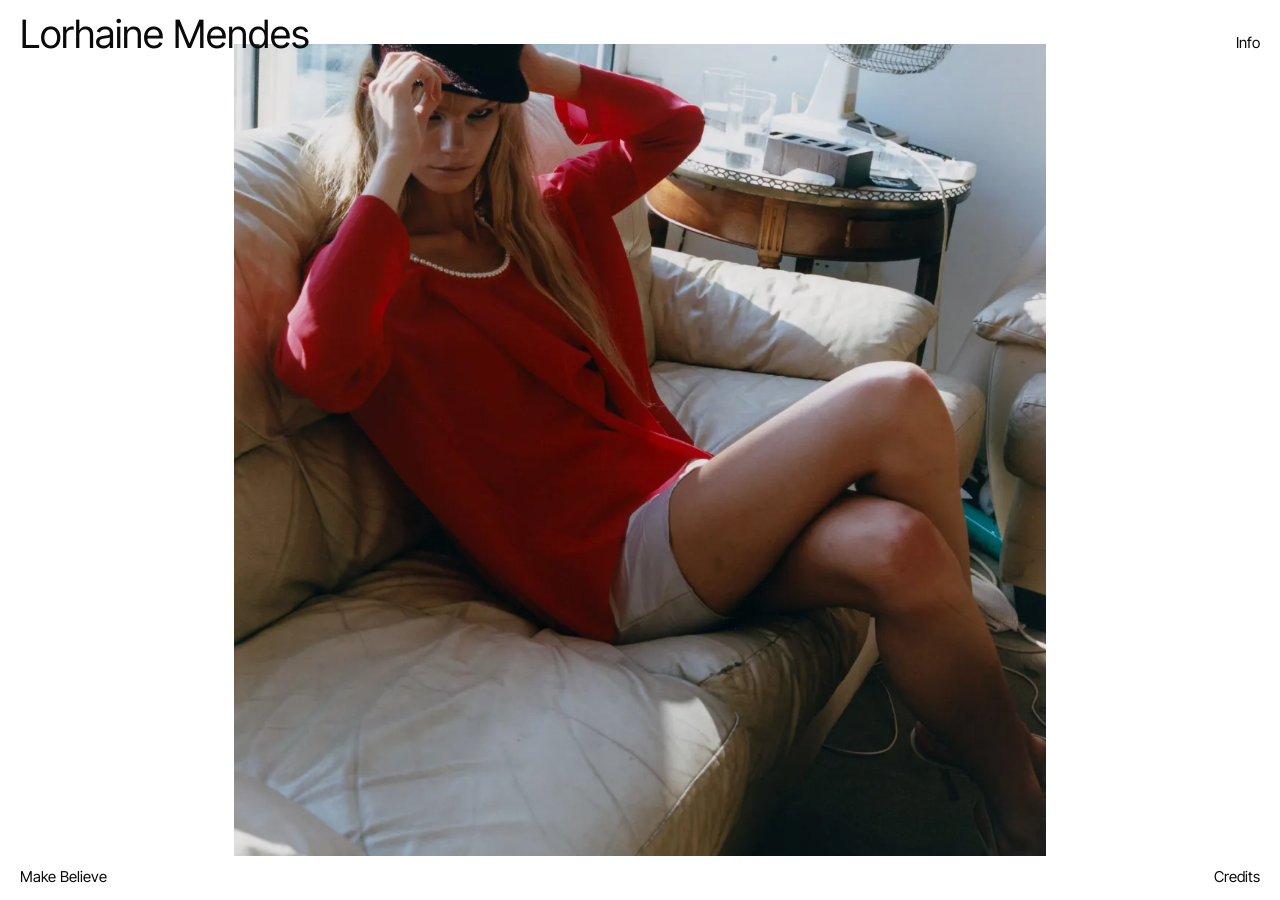
<file: index.html>
<!doctype html>
<html lang="en">
<head>
<meta charset="utf-8">
<meta name="viewport" content="width=device-width, initial-scale=1, viewport-fit=cover">
<title>Lorhaine Mendes</title>
<meta name="robots" content="noindex">
<meta name="description" content="Lorhaine Mendes — fashion stylist.">
<link rel="preload" href="assets/fonts/inter-tight-latin-400-normal.woff2" as="font" type="font/woff2" crossorigin>
<link rel="preload" href="assets/fonts/bodoni-moda-latin-400-normal.woff2" as="font" type="font/woff2" crossorigin>
<link rel="stylesheet" href="assets/style.css?v=31">
</head>
<body>
<div class="stage">
  <img class="bg" alt="" aria-hidden="true">
  <video class="uv" muted loop playsinline preload="auto" aria-hidden="true"></video>
  <div class="bigname" aria-hidden="true"><div class="run"><span>Lorhaine Mendes</span><span>Lorhaine Mendes</span><span>Lorhaine Mendes</span></div></div>
  <img class="fg" alt="">
  <video class="fgv" muted loop playsinline autoplay preload="auto" aria-hidden="true"></video>
</div>

<div class="zones"><i data-a="prev"></i><i data-a="next"></i></div>

<header class="ui top">
  <a href="#/" class="home">Lorhaine Mendes</a>
  <a href="#/info">Info</a>
</header>
<footer class="ui bot">
  <button class="ptitle" data-go="credits"></button>
  <button data-go="credits">Credits</button>
</footer>

<section class="layer credits" hidden></section>
<section class="layer info" hidden></section>

<div class="cursor" aria-hidden="true"></div>
<script src="assets/app.js?v=33" type="module"></script>
</body>
</html>
</file>
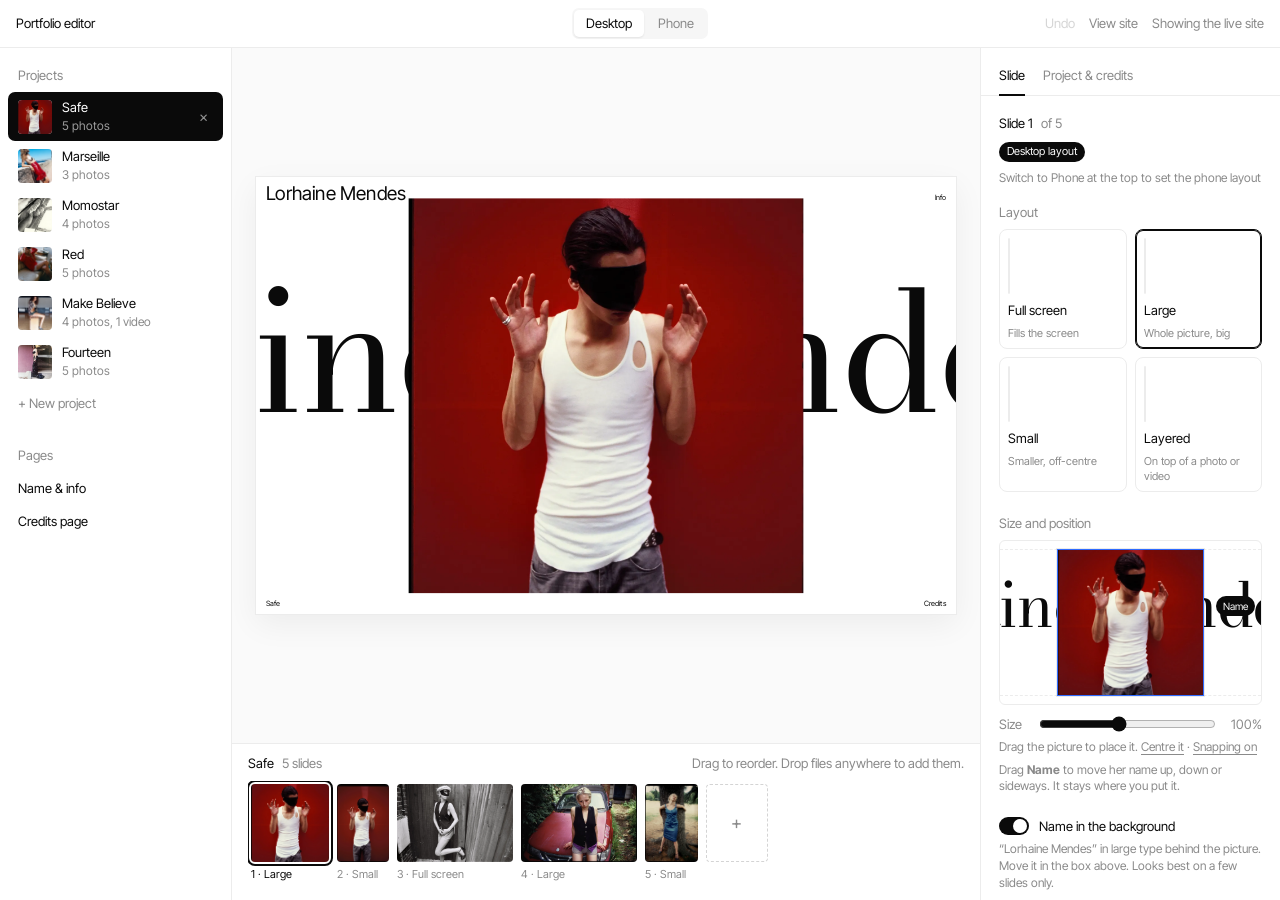
<file: admin/index.html>
<!doctype html>
<html lang="en">
<head>
<meta charset="utf-8">
<meta name="viewport" content="width=device-width, initial-scale=1, viewport-fit=cover">
<meta name="robots" content="noindex, nofollow">
<title>Portfolio editor</title>
<link rel="stylesheet" href="studio.css?v=14">
</head>
<body>
<header class="top">
  <a class="brand" href="../" target="_blank" rel="noopener" title="Open the website">Portfolio editor</a>
  <div class="device"><button data-dev="desk" class="on">Desktop</button><button data-dev="phone">Phone</button></div>
  <div class="right">
    <button class="tbtn undo" title="Undo (⌘Z)" disabled>Undo</button>
    <a class="tbtn" href="../" target="_blank" rel="noopener">View site</a>
    <span class="state"></span><button class="tbtn discard" hidden>Reset</button>
  </div>
</header>

<div class="app">
  <nav class="side">
    <div class="sh">Projects</div>
    <div class="plist"></div>
    <button class="addp">+ New project</button>
    <div class="sh pages">Pages</div>
    <button class="pg" data-page="info">Name &amp; info</button>
    <button class="pg" data-page="credits">Credits page</button>
  </nav>

  <section class="stage">
    <div class="canvas"><div class="frame"><div class="scaler"><iframe title="Preview"></iframe><iframe title="Preview" class="back" aria-hidden="true"></iframe></div></div></div>
    <div class="strip">
      <div class="striphead"><span class="sl"></span><span class="sp"></span><span class="tip">Drag to reorder. Drop files anywhere to add them.</span></div>
      <div class="slides"></div>
    </div>
    <div class="dropcover"><div>Drop to add to <b class="dpn"></b></div></div>
  </section>

  <aside class="panel"></aside>
</div>

<input class="bgpick" type="file" accept="image/jpeg,image/png,image/webp,video/mp4,video/quicktime,video/webm" hidden>
<input class="filepick" type="file" accept="image/jpeg,image/png,image/webp,video/mp4,video/quicktime,video/webm" multiple hidden>
<script src="studio.js?v=16" type="module"></script>
</body>
</html>
</file>
<file: assets/style.css>
@font-face{font-family:"Bodoni Moda";src:url(fonts/bodoni-moda-latin-400-normal.woff2) format("woff2");font-weight:400;font-display:swap}
@font-face{font-family:"Bodoni Moda";src:url(fonts/bodoni-moda-latin-700-normal.woff2) format("woff2");font-weight:700;font-display:swap}
@font-face{font-family:"Tinos";src:url(fonts/tinos-latin-400-normal.woff2) format("woff2");font-weight:400;font-style:normal;font-display:swap}
@font-face{font-family:"Tinos";src:url(fonts/tinos-latin-400-italic.woff2) format("woff2");font-weight:400;font-style:italic;font-display:swap}
@font-face{font-family:"Inter Tight";src:url(fonts/inter-tight-latin-400-normal.woff2) format("woff2");font-weight:400;font-style:normal;font-display:swap}
@font-face{font-family:"Inter Tight";src:url(fonts/inter-tight-latin-700-normal.woff2) format("woff2");font-weight:700;font-style:normal;font-display:swap}
@font-face{font-family:"IBM Plex Mono";src:url(fonts/ibm-plex-mono-latin-400-normal.woff2) format("woff2");font-weight:400;font-display:swap}
@font-face{font-family:"IBM Plex Mono";src:url(fonts/ibm-plex-mono-latin-700-normal.woff2) format("woff2");font-weight:700;font-display:swap}
@font-face{font-family:"Tinos";src:url(fonts/tinos-latin-700-normal.woff2) format("woff2");font-weight:700;font-display:swap}
@font-face{font-family:"Inter Tight";src:url(fonts/inter-tight-latin-400-italic.woff2) format("woff2");font-weight:400;font-style:italic;font-display:swap}

@font-face{font-family:"Instrument Serif";src:url(fonts/instrument-serif-latin-400-normal.woff2) format("woff2");font-weight:400;font-display:swap}

/* small type: Climax-style grotesk; her name: Bodoni */
:root{--ink:#0a0a0a;--paper:#fff;--pink:#ff78c8;--pad:20px;
  --ui:"Inter Tight","Helvetica Neue",Helvetica,Arial,sans-serif; --big:"Bodoni Moda","Didot","Bodoni 72",serif;
  --ui-case:none; --ui-track:0; --big-case:none; --big-track:-.02em;
  --accent:var(--ink); --credits-bg:var(--paper); --credits-ink:var(--ink)}

*{box-sizing:border-box;margin:0;padding:0}
html,body{height:100%;background:var(--paper);color:var(--ink);overflow:hidden}
body{font-family:var(--ui);font-weight:400;font-size:15px;line-height:1.3;-webkit-font-smoothing:antialiased}
a{color:inherit;text-decoration:none}
button,input,textarea{font:inherit;color:inherit;background:none;border:0;border-radius:0;cursor:pointer;text-align:left;text-transform:inherit;letter-spacing:inherit}
h1,h2,h3,b,strong{font-weight:400;font-size:inherit}
ul{list-style:none}

/* stage — hard cuts only */
.stage{position:fixed;inset:0;background:var(--paper)}
.stage img,.stage video{position:absolute;user-select:none;-webkit-user-drag:none}
.bg,.uv{inset:0;width:100%;height:100%;object-fit:cover;display:none}
.stage.ilayer .bg{display:block}
.stage.ulayer .uv{display:block}
.fg,.fgv{left:0;top:0}
.fgv{display:none;object-fit:cover;background:#000}
.stage.isvid .fgv{display:block}
.stage.isvid .fg{display:none}

/* her name: one still line, a different slice of an endless band on each slide */
.bigname{position:absolute;left:0;right:0;top:var(--ny,30vh);overflow:hidden;pointer-events:none;color:var(--ink);visibility:hidden}
.bigname.on{visibility:visible}
.bigname .run{display:flex;width:max-content;transform:translateX(var(--nx,0))}
.bigname span{font-family:var(--big);font-weight:400;font-size:var(--nf,38vh);line-height:1;letter-spacing:var(--big-track);text-transform:var(--big-case);white-space:nowrap;padding-right:.35em}

.zones{position:fixed;inset:0;display:grid;grid-template-columns:1fr 1fr;z-index:5}
.zones i{display:block;cursor:none}

/* small type: black on white, white over dark */
.ui{position:fixed;left:var(--pad);right:var(--pad);z-index:10;display:flex;justify-content:space-between;align-items:flex-end;color:var(--ink);text-transform:var(--ui-case);letter-spacing:var(--ui-track)}
.dark .ui{color:#fff;text-shadow:0 0 14px rgba(0,0,0,.18)}
.ui.top{top:14px;align-items:baseline}
/* the name in the corner (style set in the editor) */
.home{font-family:var(--head-font,inherit);font-weight:var(--head-weight,400);font-size:var(--head-size,inherit);line-height:1;letter-spacing:0}.ui.bot{bottom:14px}
.ui a:hover,.ui button:hover{color:var(--accent)}
.dark .ui a:hover,.dark .ui button:hover{color:#fff;font-style:italic}

.cursor{position:fixed;left:0;top:0;z-index:100;pointer-events:none;color:var(--ink);font-size:16px;white-space:nowrap;display:none;text-transform:var(--ui-case);letter-spacing:var(--ui-track)}
.cursor.on{display:block}
.cursor.light{color:#fff}

/* overlays */
.layer{position:fixed;inset:0;z-index:20;background:var(--paper);overflow:hidden;text-transform:var(--ui-case);letter-spacing:var(--ui-track)}
.layer[hidden]{display:none}
.layer .home{position:fixed;left:var(--pad);top:14px}
.layer .close{position:fixed;right:var(--pad);top:14px;z-index:2}
.layer a:hover,.layer button:hover{color:var(--accent)}

/* credits: white, big pictures — three layouts */
.credits{background:#fff;color:var(--ink)}
.credits a:hover,.credits button:hover{color:inherit;font-style:italic}
.credits .home,.credits .close{z-index:3;background:#fff;padding:0 2px}
.credits .media img,.credits .media video{display:block;cursor:pointer;background:#f3f3f3;vertical-align:top}
.credits .meta h2{margin-bottom:8px}
.credits dl{display:grid;grid-template-columns:auto 1fr;column-gap:16px;row-gap:1px}
.credits dt{font-style:italic}
/* credits text, two-font version: bold grotesk table (role left, name right) + mono notes */
.credits .notes{margin-top:10px}
.t-dual .meta{display:grid;grid-template-columns:minmax(0,1.15fr) minmax(0,1fr);column-gap:7%;row-gap:18px;align-items:start;text-transform:none;letter-spacing:0}
.t-dual dl{display:grid;grid-template-columns:auto 1fr;column-gap:24px;row-gap:3px;font-family:"Inter Tight","Helvetica Neue",Helvetica,Arial,sans-serif;font-weight:700;font-size:13px;line-height:1.25}
.t-dual dt{font-style:normal;text-transform:uppercase}
.t-dual dd{text-align:right}
.t-dual .mono{font-family:"IBM Plex Mono",ui-monospace,Menlo,monospace;font-size:12.5px;line-height:1.35;text-transform:uppercase;letter-spacing:.02em;display:flex;flex-direction:column;gap:14px}
.l-strip.t-dual .meta{display:grid;max-width:1100px}
.l-stack.t-dual .meta{grid-template-columns:1fr;padding-right:24px}
.l-grid.t-dual .meta{max-width:900px}
/* strip: one row of tall pictures, scroll sideways */
.l-strip{display:flex;flex-direction:column;justify-content:flex-end;gap:16px;padding:52px 0 16px}
.l-strip .media{display:flex;gap:0;overflow-x:auto;padding:0;height:calc(100vh - 150px);scrollbar-width:none}
.l-strip .media::-webkit-scrollbar{display:none}
.l-strip .media img,.l-strip .media video{height:100%;width:auto;flex:none}
.l-strip .meta{padding:0 var(--pad);display:flex;gap:48px;align-items:baseline}
.l-strip .meta h2{margin:0;min-width:140px}
/* stack: credits sit still on the left, the pictures run down the right, each nearly a screen tall */
.l-stack{overflow-y:auto;display:grid;grid-template-columns:minmax(220px,30vw) 1fr;padding:0 var(--pad)}
.l-stack .meta{position:sticky;top:0;align-self:start;padding-top:calc(50vh - 40px)}
.l-stack .media{display:flex;flex-direction:column;align-items:center;gap:0;padding:52px 0 52px}
.l-stack .media img,.l-stack .media video{max-height:calc(100vh - 104px);max-width:100%;width:auto;height:auto}
/* grid: two big columns, the whole picture, scroll down */
.l-grid{overflow-y:auto;padding:52px var(--pad) 40px}
.l-grid .meta{margin:0 0 22px;max-width:520px}
.l-grid .media{display:grid;grid-template-columns:1fr 1fr;gap:0;align-items:start}
.l-grid .media img,.l-grid .media video{width:100%;height:auto}

/* info: one narrow column, very little */
.info{display:flex;align-items:center;justify-content:center;padding:0 var(--pad)}
.info .col{width:min(300px,100%);display:flex;flex-direction:column;gap:2px}
.info .col>p a,.info .col>p span{text-decoration:underline;text-decoration-thickness:1px;text-underline-offset:3px}
.info form{display:block;width:100%}
.info .links{display:flex;gap:18px;margin-top:22px}
.info .links a:hover{font-style:italic}
input,textarea{cursor:text;font:inherit;border:0;padding:0;outline:none;width:100%;background:none;caret-color:var(--accent);line-height:1.3}
input::placeholder,textarea::placeholder{color:var(--ink);opacity:.3}
textarea{resize:none;display:block;overflow:hidden}
.info .row{display:flex;gap:12px;align-items:baseline}
.info .row input{flex:1}
.info .send,.info .join{flex:none}
.info .send:hover,.info .join:hover,.info .nlink:hover{font-style:italic;color:var(--accent)}
.note{min-height:1.3em;font-style:italic}
.info .news{margin-top:44px;display:flex;gap:12px;align-items:baseline}
.info [hidden]{display:none}

@media (max-width:760px){
  :root{--pad:14px}
  .zones i{cursor:auto}
  .cursor{display:none!important}
  .l-strip{justify-content:center}
  .l-strip .media{height:62vh}
  .l-strip .meta{flex-direction:column;gap:8px}
  .l-stack{grid-template-columns:1fr;padding:52px var(--pad) 40px}
  .l-stack .meta{position:static;padding:0 0 20px}
  .l-stack .media{padding:0}
  .l-stack .media img,.l-stack .media video{width:100%;max-height:none}
  .t-dual .meta{grid-template-columns:1fr}
}
</file>
<file: admin/studio.css>
@font-face{font-family:"IBM Plex Mono";src:url(../assets/fonts/ibm-plex-mono-latin-400-normal.woff2) format("woff2");font-weight:400;font-display:swap}
@font-face{font-family:"IBM Plex Mono";src:url(../assets/fonts/ibm-plex-mono-latin-700-normal.woff2) format("woff2");font-weight:700;font-display:swap}
@font-face{font-family:"Tinos";src:url(../assets/fonts/tinos-latin-400-normal.woff2) format("woff2");font-weight:400;font-display:swap}
@font-face{font-family:"Tinos";src:url(../assets/fonts/tinos-latin-700-normal.woff2) format("woff2");font-weight:700;font-display:swap}
@font-face{font-family:"Inter Tight";src:url(../assets/fonts/inter-tight-latin-700-normal.woff2) format("woff2");font-weight:700;font-display:swap}
@font-face{font-family:"Bodoni Moda";src:url(../assets/fonts/bodoni-moda-latin-400-normal.woff2) format("woff2");font-weight:400;font-display:swap}
@font-face{font-family:"Bodoni Moda";src:url(../assets/fonts/bodoni-moda-latin-700-normal.woff2) format("woff2");font-weight:700;font-display:swap}
@font-face{font-family:"Inter Tight";src:url(../assets/fonts/inter-tight-latin-400-normal.woff2) format("woff2");font-weight:400 600;font-display:swap}
@font-face{font-family:"Inter Tight";src:url(../assets/fonts/inter-tight-latin-400-italic.woff2) format("woff2");font-weight:400;font-style:italic;font-display:swap}
:root{--ink:#0a0a0a;--mute:#8a8a8a;--line:#ececec;--hover:#f6f6f6;--sel:#0a0a0a;--canvas:#fafafa}
*{box-sizing:border-box;margin:0;padding:0}
html,body{height:100%;background:#fff;color:var(--ink);overflow:hidden}
body{font:13px/1.4 "Inter Tight",-apple-system,Helvetica,Arial,sans-serif;-webkit-font-smoothing:antialiased}
button,input,textarea{font:inherit;color:inherit;background:none;border:0;border-radius:0;outline:none}
button{cursor:pointer;text-align:left}
a{color:inherit;text-decoration:none}
[hidden]{display:none!important}

/* top bar */
.top{height:48px;display:grid;grid-template-columns:1fr auto 1fr;align-items:center;padding:0 16px;border-bottom:1px solid var(--line)}
.brand{font-weight:500}
.device{display:flex;gap:2px;background:var(--hover);padding:2px;border-radius:7px}
.device button{padding:4px 12px;border-radius:5px;color:var(--mute)}
.device button.on{background:#fff;color:var(--ink);box-shadow:0 1px 2px rgba(0,0,0,.08)}
.right{display:flex;gap:14px;align-items:center;justify-content:flex-end}
.tbtn{color:var(--mute)}.tbtn:hover{color:var(--ink)}.tbtn:disabled{opacity:.35;cursor:default}
.state{color:var(--mute)}
.state.dirty{color:var(--ink)}
.state.dirty:before{content:"";display:inline-block;width:5px;height:5px;border-radius:50%;background:var(--ink);margin-right:7px;vertical-align:2px}
.pub{background:var(--ink);color:#fff;padding:6px 14px;border-radius:6px}
.pub:disabled{background:#d6d6d6;cursor:default}

.app{height:calc(100% - 48px);display:grid;grid-template-columns:232px minmax(0,1fr) 300px}

/* left: projects + pages */
.side{border-right:1px solid var(--line);overflow-y:auto;padding:14px 8px 20px;display:flex;flex-direction:column}
.sh{color:var(--mute);padding:4px 10px 8px}
.sh.pages{margin-top:22px}
.prow{display:flex;gap:10px;align-items:center;padding:6px 10px;border-radius:7px;cursor:pointer;user-select:none}
.prow:hover{background:var(--hover)}
.prow.on{background:var(--ink);color:#fff}
.prow.on .c{color:rgba(255,255,255,.6)}
.prow img{width:34px;height:34px;object-fit:cover;border-radius:4px;background:#eee;flex:none}
.prow .t{min-width:0;flex:1}
.prow .t b{display:block;font-weight:400;white-space:nowrap;overflow:hidden;text-overflow:ellipsis}
.prow .c{color:var(--mute);font-size:12px}
.prow.drag{opacity:.4}
.prow.over{box-shadow:inset 0 2px 0 var(--ink)}
.addp{color:var(--mute);padding:8px 10px}
.addp:hover{color:var(--ink)}
.pg{padding:7px 10px;border-radius:7px}
.pg:hover{background:var(--hover)}
.pg.on{background:var(--ink);color:#fff}

/* centre: live slide + slide strip */
.stage{position:relative;display:flex;flex-direction:column;min-width:0;background:var(--canvas)}
.canvas{flex:1;min-height:0;display:flex;align-items:center;justify-content:center;padding:24px}
.frame{position:relative;overflow:hidden;background:#fff;box-shadow:0 0 0 1px var(--line),0 10px 30px rgba(0,0,0,.06)}
.frame.phone{border-radius:22px;box-shadow:0 0 0 7px #0a0a0a,0 14px 34px rgba(0,0,0,.14)}
.scaler{position:absolute;left:0;top:0;transform-origin:0 0}
.scaler iframe{border:0;display:block;background:#fff;position:absolute;left:0;top:0}
.scaler iframe.back{visibility:hidden;pointer-events:none}
.strip{border-top:1px solid var(--line);background:#fff;padding:10px 16px 14px}
.striphead{display:flex;align-items:baseline;margin-bottom:8px}
.striphead .sl{font-weight:500}
.striphead .sl em{font-style:normal;color:var(--mute);margin-left:8px;font-weight:400}
.striphead .sp{flex:1}
.striphead .tip{color:var(--mute)}
.slides{display:flex;gap:8px;overflow-x:auto;padding:3px 3px 4px;min-height:104px}
.sld{flex:none;display:flex;flex-direction:column;gap:5px;cursor:pointer;user-select:none}
.sld .im{height:78px;border-radius:4px;overflow:hidden;position:relative;outline:2px solid transparent;outline-offset:2px;background:#eee}
.sld .im img{height:100%;width:auto;display:block}
.sld.on .im{outline-color:var(--ink)}
.sld .im .v{position:absolute;left:4px;bottom:4px;color:var(--ink);background:rgba(255,255,255,.92);font-size:10px;line-height:1;padding:3px 5px;border-radius:3px}
.sld .cap{font-size:11px;color:var(--mute);white-space:nowrap}
.sld.on .cap{color:var(--ink)}
.sld.drag{opacity:.35}
.sld.over .im{box-shadow:-6px 0 0 -2px var(--ink)}
.addsl{flex:none;width:62px;height:78px;border:1px dashed #d4d4d4;border-radius:4px;display:flex;align-items:center;justify-content:center;color:var(--mute);font-size:18px;text-align:center}
.addsl:hover{border-color:var(--ink);color:var(--ink)}
.upl{flex:none;width:62px;height:78px;border-radius:4px;background:var(--hover);display:flex;align-items:center;justify-content:center;color:var(--mute);font-size:11px;text-align:center}
.dropcover{position:absolute;inset:0;background:rgba(255,255,255,.88);display:none;align-items:center;justify-content:center;font-size:15px;border:2px dashed var(--ink);z-index:5}
.stage.dropping .dropcover{display:flex}

/* right: settings for what is selected */
.panel{border-left:1px solid var(--line);overflow-y:auto;padding:16px 18px 30px}
.tabs{display:flex;gap:18px;border-bottom:1px solid var(--line);margin:-4px -18px 18px;padding:0 18px}
.tabs button{padding:6px 0 10px;color:var(--mute);border-bottom:2px solid transparent;margin-bottom:-1px}
.tabs button.on{color:var(--ink);border-bottom-color:var(--ink)}
.ph{display:flex;align-items:baseline;margin-bottom:14px}
.ph b{font-weight:600}
.ph span{color:var(--mute);margin-left:8px}
.sec{margin-bottom:22px}
.lab{color:var(--mute);margin-bottom:8px;display:block}
.help{color:var(--mute);font-size:12px;margin-top:6px}
.lays{display:grid;grid-template-columns:1fr 1fr;gap:8px}
.lay{border:1px solid var(--line);border-radius:8px;padding:8px;display:flex;flex-direction:column;gap:7px}
.lay:hover{border-color:#cfcfcf}
.lay.on{border-color:var(--ink);box-shadow:inset 0 0 0 1px var(--ink)}
.lay b{font-weight:400}
.lay .d{font-size:11px;color:var(--mute);line-height:1.3}
.art{height:56px;border-radius:4px;background:#fff;border:1px solid var(--line);position:relative;overflow:hidden}
.art i{position:absolute;background:#c4c4c4}
.art.cover i{inset:0}
.art.full i{left:36%;right:36%;top:6px;bottom:6px}
.art.small i{left:24%;width:20%;top:14px;bottom:14px}
.art.layer{background:#dcdcdc}.art.layer i{left:38%;right:38%;top:12px;bottom:12px;background:#7a7a7a}
.art.strip i{top:9px;bottom:16px;width:28%}.art.strip i:nth-child(1){left:5%}.art.strip i:nth-child(2){left:36%}.art.strip i:nth-child(3){left:67%}
.art.stack i{left:46%;width:30%;top:6px;bottom:6px}
.art.grid i{width:42%;height:17px}.art.grid i:nth-child(1){left:5%;top:15px}.art.grid i:nth-child(2){left:53%;top:15px}.art.grid i:nth-child(3){left:5%;top:35px}.art.grid i:nth-child(4){left:53%;top:35px}
.art u{position:absolute;background:var(--ink);height:3px}
.art.strip u{left:5%;bottom:7px;width:24%}.art.stack u{left:8%;top:26px;width:26%}.art.grid u{left:5%;top:6px;width:24%}
.seg{display:flex;background:var(--hover);padding:2px;border-radius:7px}
.seg button{flex:1;text-align:center;padding:5px 0;border-radius:5px;color:var(--mute)}
.seg button.on{background:#fff;color:var(--ink);box-shadow:0 1px 2px rgba(0,0,0,.08)}
.unders{display:flex;gap:6px;flex-wrap:wrap}
.unders button img{height:48px;width:auto;border-radius:3px;display:block;outline:2px solid transparent;outline-offset:2px}
.unders button.on img{outline-color:var(--ink)}
.sw{display:flex;align-items:center;gap:10px;width:100%}
.sw i{width:30px;height:18px;border-radius:9px;background:#dcdcdc;position:relative;flex:none;transition:background .15s}
.sw i:after{content:"";position:absolute;left:2px;top:2px;width:14px;height:14px;border-radius:50%;background:#fff;transition:left .15s}
.sw.on i{background:var(--ink)}
.sw.on i:after{left:14px}
.sw:disabled{opacity:.4;cursor:default}
.in{display:block;width:100%;padding:8px 10px;border:1px solid var(--line);border-radius:6px;background:#fff}
.in:focus{border-color:var(--ink)}
textarea.in{resize:vertical;min-height:84px}
.field{margin-bottom:12px}
.cred{display:grid;grid-template-columns:1fr 1.25fr 22px;gap:6px;margin-bottom:6px;align-items:center}
.cred .x{color:var(--mute);text-align:center;font-size:15px}
.cred .x:hover{color:var(--ink)}
.addc{color:var(--mute);margin-top:4px}
.addc:hover{color:var(--ink)}
.danger{color:#c92a2a;margin-top:6px}
.danger:hover{text-decoration:underline}
.empty{color:var(--mute);line-height:1.5}
.note{background:#fff8eb;color:#9a5b00;border-radius:6px;padding:8px 10px;font-size:12px;margin-bottom:14px}

dialog{margin:auto;border:0;border-radius:12px;padding:22px;width:min(380px,92vw);box-shadow:0 24px 60px rgba(0,0,0,.18)}
dialog::backdrop{background:rgba(0,0,0,.18)}
dialog h2{font-size:15px;font-weight:600;margin-bottom:6px}
dialog p{color:var(--mute);margin-bottom:14px}
dialog input{width:100%;padding:8px 10px;border:1px solid var(--line);border-radius:6px;display:block}
dialog .err{color:#c92a2a;margin:8px 0 0;min-height:1em;font-size:12px}
.drow{display:flex;justify-content:flex-end;gap:14px;margin-top:16px;align-items:center}
.toast{width:max-content;max-width:calc(100vw - 32px);position:fixed;left:50%;bottom:22px;transform:translate(-50%,8px);opacity:0;transition:opacity .18s,transform .18s;background:var(--ink);color:#fff;padding:9px 14px;border-radius:8px;z-index:50;display:flex;gap:16px;align-items:center}
.toast.in{opacity:1;transform:translate(-50%,0)}
.toast button{color:#fff;text-decoration:underline;text-underline-offset:3px}

/* smaller screens: panel under, projects across the top */
@media (max-width:1000px){
  html,body{overflow:auto}
  .top{grid-template-columns:1fr auto;height:auto;padding:10px 14px;gap:8px}
  .device{grid-row:2;grid-column:1/-1;justify-self:start}
  .brand span{display:none}
  .app{display:flex;flex-direction:column;height:auto}
  .side{border:0;border-bottom:1px solid var(--line);flex-direction:row;overflow-x:auto;padding:8px;gap:4px;align-items:center}
  .sh{display:none}
  .plist{display:flex;gap:4px}
  .prow{flex:none}
  .prow .c{display:none}
  .addp,.pg{flex:none;white-space:nowrap}
  .canvas{height:60vh;flex:none}
  .panel{border:0;border-top:1px solid var(--line)}
  .tip{display:none}
}

/* finish */
:focus-visible{outline:2px solid var(--ink);outline-offset:2px}
.in:focus-visible{outline:0}
.slides{scrollbar-width:thin;scrollbar-color:#d9d9d9 transparent}
.side,.panel{scrollbar-width:thin;scrollbar-color:#e2e2e2 transparent}
.prow,.pg,.lay,.seg button,.device button,.sld .im,.tabs button{transition:background-color .12s,color .12s,border-color .12s,box-shadow .12s}
.lay:disabled{opacity:.35;cursor:default}
.pub{transition:opacity .12s}
.pub:not(:disabled):hover{opacity:.86}
.frame{transition:width .2s,height .2s,border-radius .2s}

/* device note, placement pad, crop frame */
.devnote{display:flex;gap:8px;align-items:center;flex-wrap:wrap;margin:-4px 0 16px;color:var(--mute);font-size:12px}
.pill{background:var(--ink);color:#fff;border-radius:99px;padding:2px 8px;font-size:11px}
.link{color:var(--mute);text-decoration:underline;text-underline-offset:3px;font-size:12px}
.link:hover{color:var(--ink)}
.pad{position:relative;width:100%;background:#fff;border:1px solid var(--line);border-radius:6px;overflow:hidden;touch-action:none}
.pad.phone{width:46%;margin:0 auto;border-radius:12px}
.pad:before,.pad:after{content:"";position:absolute;left:0;right:0;height:4.9%;border-color:var(--line);border-style:dashed;border-width:0}
.pad:before{top:0;border-bottom-width:1px}.pad:after{bottom:0;border-top-width:1px}
.pbox{position:absolute;cursor:grab;box-shadow:0 0 0 1px rgba(0,0,0,.08)}
.pbox:active{cursor:grabbing}
.pbox img{width:100%;height:100%;display:block;object-fit:cover;pointer-events:none}
.sizer{display:flex;align-items:center;gap:10px;margin-top:10px}
.sizer span{color:var(--mute);width:30px}
.sizer input{flex:1;accent-color:var(--ink)}
.sizer b{font-weight:400;width:36px;text-align:right;color:var(--mute)}
.crop{position:relative;width:100%;max-height:260px;margin:0 auto;border-radius:4px;overflow:hidden;touch-action:none;background:#eee}
.crop img{width:100%;height:100%;display:block;object-fit:contain;opacity:.45;pointer-events:none}
.win{position:absolute;outline:2px solid var(--ink);cursor:grab;box-shadow:0 0 0 999px rgba(255,255,255,.35);background:transparent}
.win:active{cursor:grabbing}
.unders button{position:relative}
.unders button .v{position:absolute;left:3px;bottom:3px;background:rgba(255,255,255,.92);font-size:9px;line-height:1;padding:2px 4px;border-radius:2px}
.prow .rm{opacity:0;width:20px;height:20px;border-radius:4px;color:inherit;text-align:center;font-size:15px;line-height:20px;flex:none}
.prow:hover .rm,.prow.on .rm{opacity:.55}
.prow .rm:hover{opacity:1;background:rgba(127,127,127,.18)}

/* background pad */
.bgpad{background:#fafafa}
.bbox{position:absolute;cursor:grab;overflow:hidden}
.bbox:active{cursor:grabbing}
.bbox img{width:100%;height:100%;display:block;object-fit:cover;pointer-events:none}
.fbox{position:absolute;outline:1.5px dashed var(--ink);outline-offset:-1px;background:rgba(255,255,255,.35);pointer-events:none}
.bgcur{display:flex;gap:12px;align-items:center;margin-bottom:10px}
.bgcur img{height:64px;width:auto;border-radius:4px;display:block}
.bgcur .nobg{width:64px;height:64px;border:1px dashed #d4d4d4;border-radius:4px;display:flex;align-items:center;justify-content:center;font-size:10px;color:var(--mute);text-align:center}
.bgcur>div{display:flex;flex-direction:column;gap:6px}
.btn2{border:1px solid var(--line);border-radius:6px;padding:5px 10px;background:#fff}
.btn2:hover{border-color:var(--ink)}

/* snapping guides */
.gv,.gh{position:absolute;background:#ff3d7f;pointer-events:none;z-index:3}
.gv{top:0;bottom:0;width:1px;margin-left:-.5px}
.gh{left:0;right:0;height:1px;margin-top:-.5px}
.pad.dragging,.crop.dragging{background-image:linear-gradient(to right,transparent calc(33.333% - .5px),rgba(0,0,0,.08) calc(33.333% - .5px),rgba(0,0,0,.08) calc(33.333% + .5px),transparent calc(33.333% + .5px),transparent calc(66.667% - .5px),rgba(0,0,0,.08) calc(66.667% - .5px),rgba(0,0,0,.08) calc(66.667% + .5px),transparent calc(66.667% + .5px)),linear-gradient(to bottom,transparent calc(33.333% - .5px),rgba(0,0,0,.08) calc(33.333% - .5px),rgba(0,0,0,.08) calc(33.333% + .5px),transparent calc(33.333% + .5px),transparent calc(66.667% - .5px),rgba(0,0,0,.08) calc(66.667% - .5px),rgba(0,0,0,.08) calc(66.667% + .5px),transparent calc(66.667% + .5px))}
.crop .gv,.crop .gh{background:#ff3d7f}

/* her name in the pad */
.pname{position:absolute;left:0;right:0;overflow:hidden;pointer-events:none;color:#0a0a0a}
.prun{display:flex;width:max-content;font-family:"Bodoni Moda",serif;line-height:1;letter-spacing:-.02em;white-space:nowrap}
.prun span{padding-right:.35em}
.nhandle{position:absolute;right:6px;transform:translateY(-50%);z-index:2;background:var(--ink);color:#fff;font-size:10px;padding:3px 7px;border-radius:99px;cursor:grab;touch-action:none}
.nhandle:active{cursor:grabbing}

/* one placement box for picture, background and name */
.mini2{margin-bottom:8px}
.mini2 button:disabled{opacity:.4;cursor:default}
.pad{overflow:hidden}
.pad .bbox{z-index:0;outline:1px solid transparent}
.pad .pname{z-index:1}
.pad .pbox{z-index:2}
.pad .nhandle{z-index:4}
.pad .pbox.act,.pad .bbox.act{outline:1.5px solid #2f6bff;outline-offset:-1.5px}
.gv,.gh{z-index:5}
.pad.bgsel .pbox{pointer-events:none;opacity:.45}

/* credits text style previews */
.tstyle{height:56px;border:1px solid var(--line);border-radius:4px;background:#fff;padding:8px;display:grid;grid-template-columns:auto 1fr;column-gap:8px;align-content:center;font-size:10px;line-height:1.3}
.tstyle i{font-style:italic;color:var(--mute)}
.tstyle b{font-weight:400;text-align:left}
.tstyle.s2 i{font-style:normal;font-weight:700;color:var(--ink)}
.tstyle.s2 b{font-weight:700;text-align:right}
.tstyle.s2 u{grid-column:1/-1;text-decoration:none;font-family:"IBM Plex Mono",monospace;letter-spacing:.04em;margin-top:3px;color:var(--mute)}

/* password lock */
body.locked .app,body.locked .top .right{visibility:hidden}
.lockwall{position:fixed;inset:48px 0 0;display:flex;flex-direction:column;gap:12px;align-items:center;justify-content:center;color:var(--mute)}
</file>
